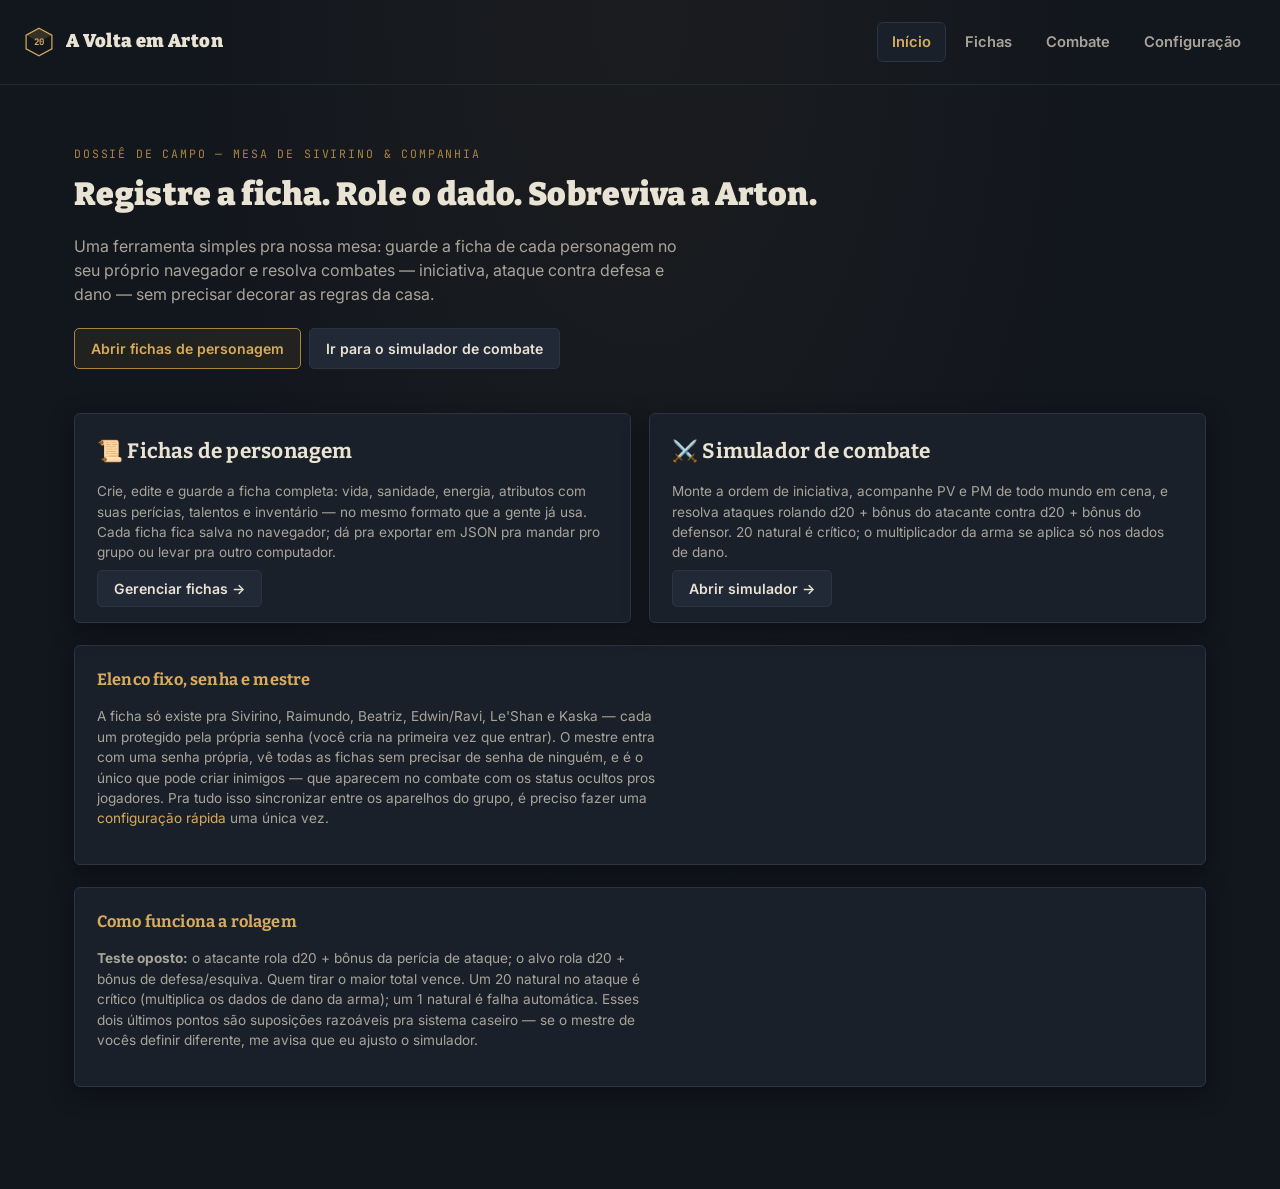
<file: index.html>
<!doctype html>
<html lang="pt-br">
<head>
<meta charset="UTF-8">
<meta name="viewport" content="width=device-width, initial-scale=1.0">
<title>A Volta em Arton — Dossiê de Campo</title>
<link rel="stylesheet" href="css/style.css">
</head>
<body>

<header class="topbar">
  <div class="brand">
    <svg class="sigil" viewBox="0 0 100 100" fill="none">
      <polygon points="50,4 93,27 93,73 50,96 7,73 7,27" stroke="#d6ab5e" stroke-width="4"/>
      <polygon points="50,4 93,27 50,50 7,27" fill="#d6ab5e" opacity=".18"/>
      <text x="50" y="60" text-anchor="middle" font-family="JetBrains Mono" font-size="30" fill="#d6ab5e" font-weight="700">20</text>
    </svg>
    A Volta em Arton
  </div>
  <nav>
    <a href="index.html" class="active">Início</a>
    <a href="ficha.html">Fichas</a>
    <a href="combate.html">Combate</a>
    <a href="setup.html">Configuração</a>
  </nav>
</header>

<div class="shell">

  <section style="padding: 24px 0 44px;">
    <span class="eyebrow">Dossiê de campo — mesa de Sivirino &amp; companhia</span>
    <h1>Registre a ficha. Role o dado. Sobreviva a Arton.</h1>
    <p class="lede">
      Uma ferramenta simples pra nossa mesa: guarde a ficha de cada personagem no seu
      próprio navegador e resolva combates — iniciativa, ataque contra defesa e dano —
      sem precisar decorar as regras da casa.
    </p>
    <div class="btn-row" style="margin-top:22px;">
      <a class="btn btn-brass" href="ficha.html">Abrir fichas de personagem</a>
      <a class="btn" href="combate.html">Ir para o simulador de combate</a>
    </div>
  </section>

  <div class="grid grid-2">
    <div class="panel">
      <h2>📜 Fichas de personagem</h2>
      <p class="lede small">
        Crie, edite e guarde a ficha completa: vida, sanidade, energia, atributos com
        suas perícias, talentos e inventário — no mesmo formato que a gente já usa.
        Cada ficha fica salva no navegador; dá pra exportar em JSON pra mandar pro grupo
        ou levar pra outro computador.
      </p>
      <a class="btn" href="ficha.html">Gerenciar fichas →</a>
    </div>
    <div class="panel">
      <h2>⚔️ Simulador de combate</h2>
      <p class="lede small">
        Monte a ordem de iniciativa, acompanhe PV e PM de todo mundo em cena, e resolva
        ataques rolando d20 + bônus do atacante contra d20 + bônus do defensor. 20 natural
        é crítico; o multiplicador da arma se aplica só nos dados de dano.
      </p>
      <a class="btn" href="combate.html">Abrir simulador →</a>
    </div>
  </div>

  <div class="panel">
    <h3>Elenco fixo, senha e mestre</h3>
    <p class="lede small">
      A ficha só existe pra Sivirino, Raimundo, Beatriz, Edwin/Ravi, Le'Shan e Kaska —
      cada um protegido pela própria senha (você cria na primeira vez que entrar).
      O mestre entra com uma senha própria, vê todas as fichas sem precisar de senha
      de ninguém, e é o único que pode criar inimigos — que aparecem no combate com
      os status ocultos pros jogadores. Pra tudo isso sincronizar entre os aparelhos
      do grupo, é preciso fazer uma <a href="setup.html">configuração rápida</a> uma
      única vez.
    </p>
  </div>

  <div class="panel">
    <h3>Como funciona a rolagem</h3>
    <p class="lede small">
      <strong>Teste oposto:</strong> o atacante rola d20 + bônus da perícia de ataque; o
      alvo rola d20 + bônus de defesa/esquiva. Quem tirar o maior total vence. Um 20 natural
      no ataque é crítico (multiplica os dados de dano da arma); um 1 natural é falha
      automática. Esses dois últimos pontos são suposições razoáveis pra sistema caseiro —
      se o mestre de vocês definir diferente, me avisa que eu ajusto o simulador.
    </p>
  </div>

</div>

</body>
</html>
</file>
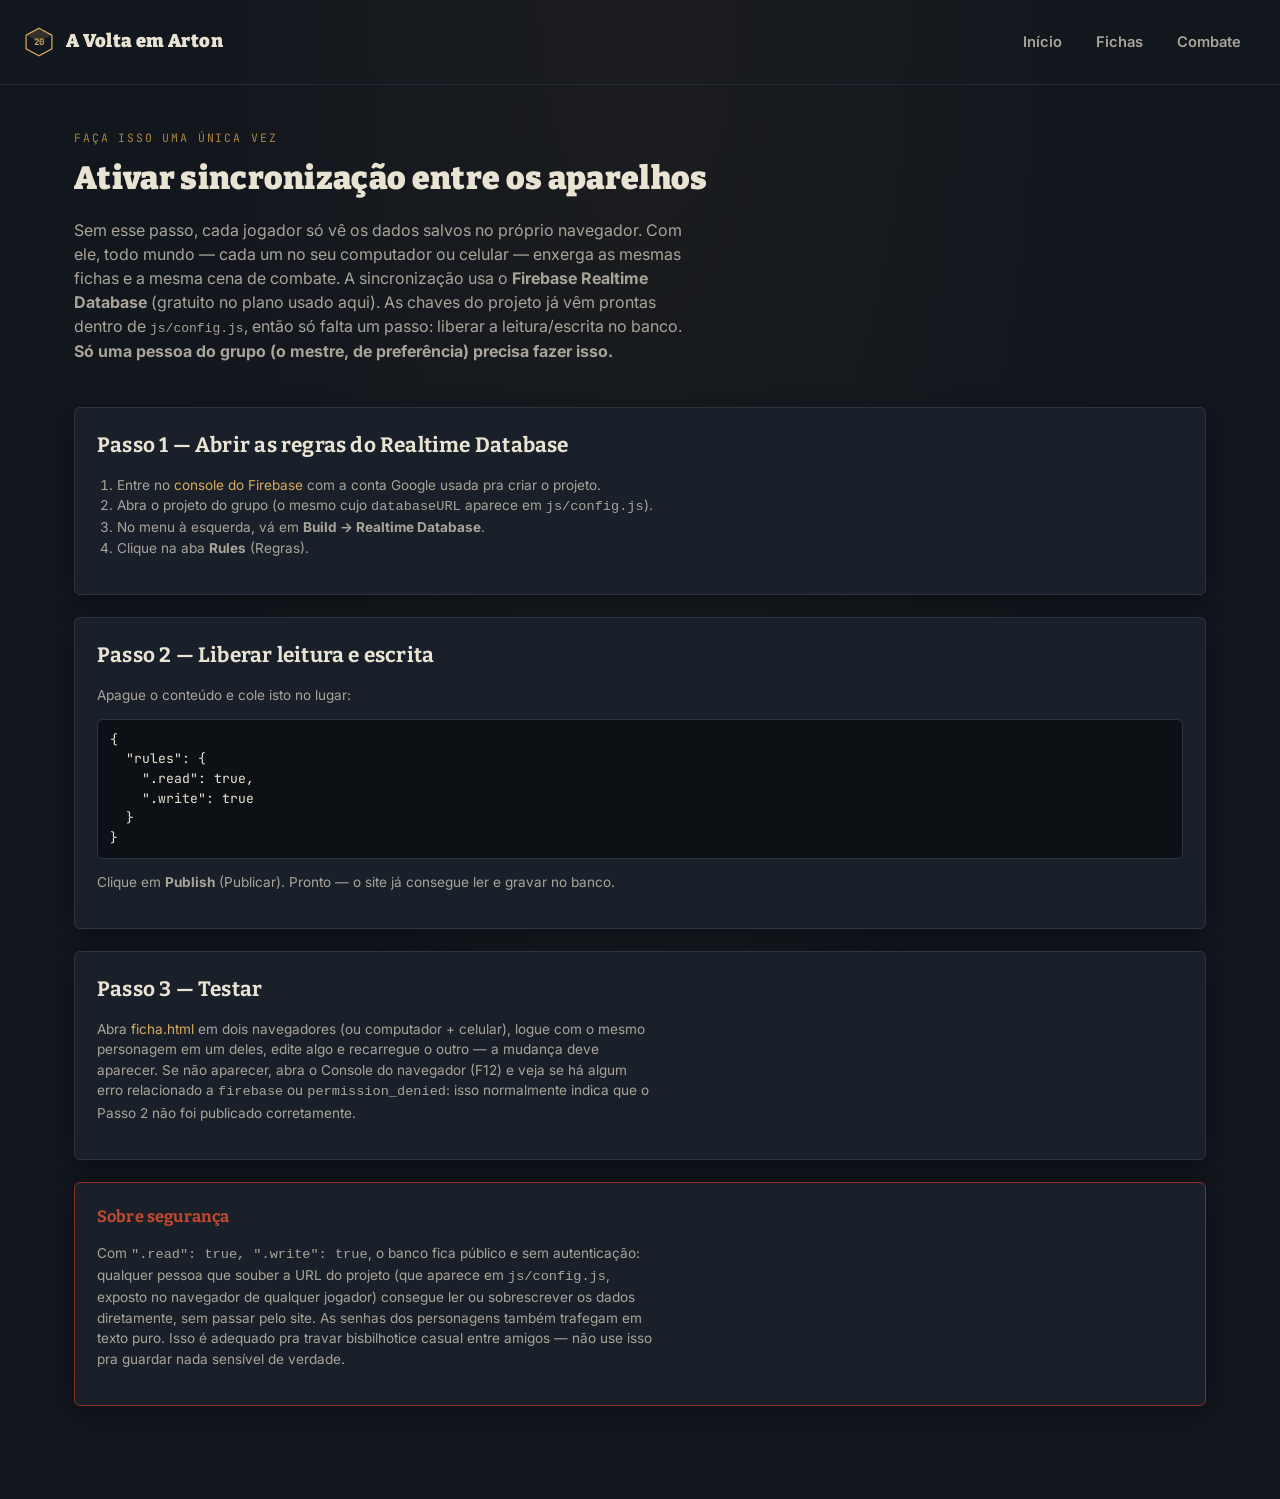
<file: setup.html>
<!doctype html>
<html lang="pt-br">
<head>
<meta charset="UTF-8">
<meta name="viewport" content="width=device-width, initial-scale=1.0">
<title>Configuração — A Volta em Arton</title>
<link rel="stylesheet" href="css/style.css">
</head>
<body>

<header class="topbar">
  <div class="brand">
    <svg class="sigil" viewBox="0 0 100 100" fill="none">
      <polygon points="50,4 93,27 93,73 50,96 7,73 7,27" stroke="#d6ab5e" stroke-width="4"/>
      <polygon points="50,4 93,27 50,50 7,27" fill="#d6ab5e" opacity=".18"/>
      <text x="50" y="60" text-anchor="middle" font-family="JetBrains Mono" font-size="30" fill="#d6ab5e" font-weight="700">20</text>
    </svg>
    A Volta em Arton
  </div>
  <nav>
    <a href="index.html">Início</a>
    <a href="ficha.html">Fichas</a>
    <a href="combate.html">Combate</a>
  </nav>
</header>

<div class="shell">

  <section style="padding: 8px 0 28px;">
    <span class="eyebrow">Faça isso uma única vez</span>
    <h1>Ativar sincronização entre os aparelhos</h1>
    <p class="lede">
      Sem esse passo, cada jogador só vê os dados salvos no próprio navegador.
      Com ele, todo mundo — cada um no seu computador ou celular — enxerga as
      mesmas fichas e a mesma cena de combate. A sincronização usa o
      <strong>Firebase Realtime Database</strong> (gratuito no plano usado
      aqui). As chaves do projeto já vêm prontas dentro de <code>js/config.js</code>,
      então só falta um passo: liberar a leitura/escrita no banco.
      <strong>Só uma pessoa do grupo (o mestre, de preferência) precisa fazer isso.</strong>
    </p>
  </section>

  <div class="panel">
    <h2>Passo 1 — Abrir as regras do Realtime Database</h2>
    <ol class="lede small" style="padding-left:20px;">
      <li>Entre no <a href="https://console.firebase.google.com" target="_blank" rel="noopener">console do Firebase</a> com a conta Google usada pra criar o projeto.</li>
      <li>Abra o projeto do grupo (o mesmo cujo <code>databaseURL</code> aparece em <code>js/config.js</code>).</li>
      <li>No menu à esquerda, vá em <strong>Build → Realtime Database</strong>.</li>
      <li>Clique na aba <strong>Rules</strong> (Regras).</li>
    </ol>
  </div>

  <div class="panel">
    <h2>Passo 2 — Liberar leitura e escrita</h2>
    <p class="lede small">Apague o conteúdo e cole isto no lugar:</p>
    <pre style="background:var(--bg-inset);border:1px solid var(--line);border-radius:6px;padding:10px 12px;overflow-x:auto;font-family:var(--font-mono);font-size:.82rem;">{
  "rules": {
    ".read": true,
    ".write": true
  }
}</pre>
    <p class="lede small">Clique em <strong>Publish</strong> (Publicar). Pronto — o site já consegue ler e gravar no banco.</p>
  </div>

  <div class="panel">
    <h2>Passo 3 — Testar</h2>
    <p class="lede small">
      Abra <a href="ficha.html">ficha.html</a> em dois navegadores (ou computador +
      celular), logue com o mesmo personagem em um deles, edite algo e recarregue
      o outro — a mudança deve aparecer. Se não aparecer, abra o Console do
      navegador (F12) e veja se há algum erro relacionado a <code>firebase</code>
      ou <code>permission_denied</code>: isso normalmente indica que o Passo 2
      não foi publicado corretamente.
    </p>
  </div>

  <div class="panel" style="border-color:var(--blood);">
    <h3 style="color:var(--blood-bright);">Sobre segurança</h3>
    <p class="lede small">
      Com <code>".read": true, ".write": true</code>, o banco fica público e
      sem autenticação: qualquer pessoa que souber a URL do projeto (que
      aparece em <code>js/config.js</code>, exposto no navegador de qualquer
      jogador) consegue ler ou sobrescrever os dados diretamente, sem passar
      pelo site. As senhas dos personagens também trafegam em texto puro.
      Isso é adequado pra travar bisbilhotice casual entre amigos — não use
      isso pra guardar nada sensível de verdade.
    </p>
  </div>

</div>

</body>
</html>
</file>
<file: css/style.css>
/* ===========================================================
   A VOLTA EM ARTON — dossiê de campo
   Tokens: tinta-de-ferro (bg), latão envelhecido (brass), sangue seco (blood)
=========================================================== */

@import url('https://fonts.googleapis.com/css2?family=Bitter:wght@500;700;900&family=Inter:wght@400;500;600;700&family=JetBrains+Mono:wght@400;500;700&display=swap');

:root{
  --bg:            #12161d;
  --bg-panel:      #1a2029;
  --bg-panel-2:    #212836;
  --bg-inset:      #0d1015;
  --line:          #2c3442;
  --line-soft:     #232a36;

  --ink:           #e9e3d3;
  --ink-dim:       #a9a49a;
  --ink-mute:      #767e8c;

  --blood:         #8c3226;
  --blood-bright:  #c2492f;
  --blood-glow:    rgba(194,73,47,.35);

  --brass:         #a9843f;
  --brass-bright:  #d6ab5e;
  --brass-glow:    rgba(214,171,94,.35);

  --sage:          #59795f;
  --sage-bright:   #7ba07f;

  --font-display: 'Bitter', serif;
  --font-body:    'Inter', system-ui, sans-serif;
  --font-mono:    'JetBrains Mono', 'Courier New', monospace;

  --radius: 6px;
  --shadow-panel: 0 6px 24px rgba(0,0,0,.35);
}

*{ box-sizing: border-box; }
html,body{ margin:0; padding:0; }

body{
  background:
    radial-gradient(ellipse at top, rgba(169,132,63,.06), transparent 55%),
    var(--bg);
  color: var(--ink);
  font-family: var(--font-body);
  line-height: 1.5;
  min-height: 100vh;
}

a{ color: var(--brass-bright); text-decoration: none; }
a:hover{ text-decoration: underline; }

::selection{ background: var(--blood); color: var(--ink); }

::-webkit-scrollbar{ width: 10px; height: 10px; }
::-webkit-scrollbar-track{ background: var(--bg-inset); }
::-webkit-scrollbar-thumb{ background: var(--line); border-radius: 8px; }
::-webkit-scrollbar-thumb:hover{ background: var(--brass); }

:focus-visible{
  outline: 2px solid var(--brass-bright);
  outline-offset: 2px;
}

/* ---------- layout shell ---------- */

.shell{
  max-width: 1180px;
  margin: 0 auto;
  padding: 0 24px 80px;
}

.topbar{
  display:flex; align-items:center; justify-content:space-between;
  gap: 16px;
  padding: 22px 24px;
  border-bottom: 1px solid var(--line-soft);
  margin-bottom: 36px;
}
.topbar .brand{
  display:flex; align-items:center; gap:12px;
  font-family: var(--font-display);
  font-weight: 900;
  font-size: 1.15rem;
  letter-spacing: .02em;
  color: var(--ink);
}
.brand .sigil{
  width: 30px; height: 30px;
  flex: none;
}
.topbar nav{
  display:flex; gap: 4px;
}
.topbar nav a{
  color: var(--ink-dim);
  font-size: .92rem;
  font-weight: 600;
  padding: 8px 14px;
  border-radius: var(--radius);
  border: 1px solid transparent;
}
.topbar nav a:hover{ color: var(--ink); text-decoration:none; background: var(--bg-panel); }
.topbar nav a.active{
  color: var(--brass-bright);
  border-color: var(--line);
  background: var(--bg-panel);
}

h1,h2,h3{
  font-family: var(--font-display);
  color: var(--ink);
  margin: 0 0 .4em;
  letter-spacing: .01em;
}
h1{ font-weight:900; font-size: 2rem; }
h2{ font-weight:700; font-size: 1.3rem; }
h3{ font-weight:700; font-size: 1.02rem; color: var(--brass-bright); }

.eyebrow{
  font-family: var(--font-mono);
  text-transform: uppercase;
  letter-spacing: .16em;
  font-size: .72rem;
  color: var(--brass);
  margin-bottom: 8px;
  display:block;
}

.lede{ color: var(--ink-dim); max-width: 62ch; }

/* ---------- panels / cards ---------- */

.panel{
  background: var(--bg-panel);
  border: 1px solid var(--line);
  border-radius: var(--radius);
  box-shadow: var(--shadow-panel);
  padding: 22px;
  margin-bottom: 22px;
}
.panel + .panel{ margin-top: 0; }

.panel-head{
  display:flex; align-items:baseline; justify-content:space-between;
  gap: 12px;
  margin-bottom: 14px;
  padding-bottom: 12px;
  border-bottom: 1px dashed var(--line);
}

.grid{ display:grid; gap: 18px; }
.grid-2{ grid-template-columns: repeat(2, 1fr); }
.grid-3{ grid-template-columns: repeat(3, 1fr); }
.grid-4{ grid-template-columns: repeat(4, 1fr); }
@media (max-width: 860px){
  .grid-2,.grid-3,.grid-4{ grid-template-columns: 1fr 1fr; }
}
@media (max-width: 560px){
  .grid-2,.grid-3,.grid-4{ grid-template-columns: 1fr; }
}

/* ---------- forms ---------- */

label{
  display:block;
  font-size: .74rem;
  text-transform: uppercase;
  letter-spacing: .08em;
  color: var(--ink-mute);
  margin-bottom: 5px;
  font-weight: 600;
}

input[type=text], input[type=number], textarea, select{
  width: 100%;
  background: var(--bg-inset);
  border: 1px solid var(--line);
  color: var(--ink);
  font-family: var(--font-body);
  font-size: .94rem;
  padding: 9px 11px;
  border-radius: 4px;
  transition: border-color .15s;
}
input[type=text]:focus, input[type=number]:focus, textarea:focus, select:focus{
  border-color: var(--brass);
}
textarea{ resize: vertical; min-height: 70px; font-family: var(--font-body); }

.field{ margin-bottom: 12px; }
.field-inline{ display:flex; gap: 10px; align-items:flex-end; }
.field-inline > *{ flex:1; }

.num-mono{ font-family: var(--font-mono); }

/* ---------- buttons ---------- */

button, .btn{
  font-family: var(--font-body);
  font-weight: 600;
  font-size: .88rem;
  border-radius: 5px;
  border: 1px solid var(--line);
  background: var(--bg-panel-2);
  color: var(--ink);
  padding: 9px 16px;
  cursor: pointer;
  transition: transform .08s ease, border-color .15s, background .15s;
}
button:hover, .btn:hover{ border-color: var(--brass); background: #263041; }
button:active, .btn:active{ transform: translateY(1px); }

.btn-brass{ border-color: var(--brass); color: var(--brass-bright); background: rgba(169,132,63,.1); }
.btn-brass:hover{ background: rgba(169,132,63,.2); }

.btn-blood{ border-color: var(--blood); color: #e6a292; background: rgba(140,50,38,.12); }
.btn-blood:hover{ background: rgba(140,50,38,.24); }

.btn-ghost{ background: transparent; border-color: transparent; color: var(--ink-mute); }
.btn-ghost:hover{ background: var(--bg-panel-2); color: var(--ink); }

.btn-sm{ padding: 5px 10px; font-size: .78rem; }

.btn-row{ display:flex; gap:8px; flex-wrap:wrap; align-items:center; }

/* ---------- signature: d20 roll button ---------- */

.d20-btn{
  --size: 74px;
  width: var(--size); height: var(--size);
  position: relative;
  display:flex; align-items:center; justify-content:center;
  background: linear-gradient(155deg, #232b37, #171c24);
  clip-path: polygon(50% 0%, 95% 25%, 95% 75%, 50% 100%, 5% 75%, 5% 25%);
  border: 1px solid var(--brass);
  color: var(--brass-bright);
  font-family: var(--font-mono);
  font-weight: 700;
  font-size: 1.4rem;
  cursor: pointer;
  transition: filter .15s, transform .15s;
  flex: none;
}
.d20-btn:hover{ filter: brightness(1.2); }
.d20-btn:active{ transform: scale(.96); }
.d20-btn.rolling{ animation: d20spin .5s ease-out; }
.d20-btn.crit{ border-color: var(--brass-bright); box-shadow: 0 0 22px var(--brass-glow); color: var(--brass-bright); }
.d20-btn.fail{ border-color: var(--blood); box-shadow: 0 0 22px var(--blood-glow); color: #c98d80; filter: saturate(.6); }

@keyframes d20spin{
  0%{ transform: rotate(0deg) scale(1); }
  40%{ transform: rotate(220deg) scale(1.08); }
  100%{ transform: rotate(360deg) scale(1); }
}

/* ---------- gauge bars (vida / energia / sanidade) ---------- */

.gauge{
  --pct: 100%;
  height: 14px;
  border-radius: 3px;
  background: var(--bg-inset);
  border: 1px solid var(--line);
  position: relative;
  overflow: hidden;
}
.gauge::before{
  content:'';
  position:absolute; inset:0;
  width: var(--pct);
  background: linear-gradient(90deg, var(--bar-a, var(--blood)), var(--bar-b, var(--blood-bright)));
  transition: width .25s ease;
}
.gauge::after{
  content:'';
  position:absolute; inset:0;
  background-image: repeating-linear-gradient(90deg, transparent 0 9%, rgba(0,0,0,.35) 9% 10%);
  opacity:.5;
}
.gauge.pm{ --bar-a: #3f5a75; --bar-b: var(--sage-bright); }
.gauge.san{ --bar-a: #4a3f6b; --bar-b: #8a7bc4; }

.gauge-row{ display:flex; align-items:center; gap:10px; }
.gauge-row .gauge{ flex:1; }
.gauge-label{
  font-family: var(--font-mono); font-size: .82rem; color: var(--ink-dim);
  white-space:nowrap;
}

/* ---------- attribute / skill card ---------- */

.attr-card{
  background: var(--bg-inset);
  border: 1px solid var(--line);
  border-radius: var(--radius);
  padding: 14px 16px;
}
.attr-card-head{
  display:flex; align-items:center; justify-content:space-between;
  margin-bottom: 10px;
}
.attr-name{
  font-family: var(--font-mono);
  font-size: .78rem;
  text-transform: uppercase;
  letter-spacing: .1em;
  color: var(--brass-bright);
}
.attr-mod{
  font-family: var(--font-mono);
  font-weight:700;
  font-size: 1.1rem;
  color: var(--ink);
  background: var(--bg-panel-2);
  border: 1px solid var(--line);
  border-radius: 4px;
  width: 40px; text-align:center;
  padding: 2px 0;
}
.skill-row{
  display:grid;
  grid-template-columns: 1fr 56px 56px 46px 76px auto;
  gap: 6px;
  align-items:center;
  margin-bottom: 6px;
}
.skill-row input{ padding: 6px 8px; font-size: .84rem; }
.skill-total{
  font-family: var(--font-mono); font-weight:700; text-align:center;
  color: var(--brass-bright);
  background: var(--bg-panel-2);
  border-radius:4px; border:1px solid var(--line);
  padding: 6px 0;
}

/* ---------- vantagens (contador de vantagem em perícia/atributo) ---------- */

.vantagem-widget{
  display:flex; align-items:center; justify-content:center;
  gap: 4px;
}
.vantagem-btn{
  width: 20px; height: 20px; flex: none;
  display:flex; align-items:center; justify-content:center;
  border: 1px solid rgba(90,168,110,.5);
  background: rgba(90,168,110,.12);
  color: #7cd996;
  border-radius: 4px;
  font-family: var(--font-mono); font-weight:700; font-size:.82rem;
  cursor: pointer; line-height:1; padding:0;
}
.vantagem-btn:hover{ background: rgba(90,168,110,.24); }
.vantagem-count{
  min-width: 20px; text-align:center;
  font-family: var(--font-mono); font-weight:700; font-size:.82rem;
  color: #0e1712;
  background: #5aa86e;
  border-radius: 4px;
  padding: 3px 6px;
}

/* ---------- generic list rows (talentos / inventário) ---------- */

.list-row{
  background: var(--bg-inset);
  border: 1px solid var(--line);
  border-radius: var(--radius);
  padding: 12px 14px;
  margin-bottom: 10px;
}
.list-row-head{
  display:flex; gap:10px; margin-bottom: 8px;
}
.list-row-head input{ flex:1; }
.list-row-head input.qtd{ flex: 0 0 70px; }

/* ---------- table (combat tracker) ---------- */

table.tracker{
  width:100%; border-collapse: collapse; font-size:.9rem;
}
table.tracker th{
  text-align:left; font-family: var(--font-mono); font-size:.7rem;
  text-transform:uppercase; letter-spacing:.08em; color: var(--ink-mute);
  padding: 6px 8px; border-bottom: 1px solid var(--line);
}
table.tracker td{
  padding: 8px; border-bottom: 1px solid var(--line-soft);
  vertical-align:middle;
}
table.tracker tr.active-turn td{
  background: rgba(214,171,94,.08);
  box-shadow: inset 3px 0 0 var(--brass-bright);
}
table.tracker input{ padding:5px 7px; font-size:.85rem; }
table.tracker input.small{ width: 56px; }

/* ---------- log ---------- */

.log{
  background: var(--bg-inset);
  border: 1px solid var(--line);
  border-radius: var(--radius);
  max-height: 320px;
  overflow-y: auto;
  padding: 6px 0;
}
.log-entry{
  padding: 10px 16px;
  border-bottom: 1px dashed var(--line-soft);
  font-size: .87rem;
}
.log-entry:last-child{ border-bottom:none; }
.log-entry .tag{
  font-family: var(--font-mono); font-size:.68rem; text-transform:uppercase;
  letter-spacing:.06em; padding: 2px 6px; border-radius:3px; margin-right:8px;
}
.tag-hit{ background: rgba(89,121,95,.25); color: var(--sage-bright); }
.tag-miss{ background: rgba(140,50,38,.25); color: #d99f8f; }
.tag-crit{ background: rgba(214,171,94,.25); color: var(--brass-bright); }

.log-empty{ padding: 24px; text-align:center; color: var(--ink-mute); font-size:.88rem; }

/* ---------- card grid for saved sheets ---------- */

.ficha-card{
  background: var(--bg-panel-2);
  border: 1px solid var(--line);
  border-radius: var(--radius);
  padding: 16px 18px;
  display:flex; flex-direction:column; gap:10px;
}
.ficha-card h3{ margin:0; }
.ficha-card .meta{ font-size:.82rem; color: var(--ink-dim); font-family: var(--font-mono); }

/* ---------- misc ---------- */

.hr{ border:none; border-top:1px dashed var(--line); margin: 20px 0; }
.muted{ color: var(--ink-mute); }
.right{ text-align:right; }
.center{ text-align:center; }
.hidden{ display:none !important; }
.small{ font-size:.85rem; }

.empty-state{
  padding: 40px 20px;
  text-align:center;
  color: var(--ink-mute);
  border: 1px dashed var(--line);
  border-radius: var(--radius);
}

/* ---------- combatant cards (iniciativa / HUD bars) ---------- */

.combatant-card{
  background: var(--bg-panel-2);
  border: 1px solid var(--line);
  border-left: 6px solid var(--card-accent, var(--brass));
  border-radius: var(--radius);
  padding: 14px 16px;
  margin-bottom: 12px;
}
.combatant-head{
  display:flex; align-items:center; justify-content:space-between;
  gap: 10px; margin-bottom: 12px; flex-wrap: wrap;
}
.combatant-head-left{ display:flex; align-items:center; gap:10px; flex-wrap:wrap; }
.combatant-head input[type=text]{
  font-family: var(--font-display); font-weight: 700; font-size: 1.05rem;
  background: transparent; border: none; color: var(--ink); padding: 0; max-width: 220px;
}
.iniciativa-badge{
  font-family: var(--font-mono); background: var(--bg-inset); border: 1px solid var(--line);
  border-radius: 4px; padding: 4px 10px; color: var(--brass-bright); font-weight: 700; font-size: .82rem;
  display:flex; align-items:center; gap:6px;
}
.iniciativa-badge input{ width: 40px; padding: 2px 4px; font-size: .78rem; background:transparent; border:1px solid var(--line); }
.tipo-tag{ font-family: var(--font-mono); font-size:.68rem; text-transform:uppercase; letter-spacing:.06em; color: var(--ink-mute); }

.hud-row{ display:flex; align-items:center; gap:10px; margin-bottom: 8px; }
.hud-row:last-child{ margin-bottom: 0; }
.hud-label{ font-family: var(--font-mono); font-size:.66rem; text-transform:uppercase; letter-spacing:.08em; width:32px; flex:none; color: var(--ink-mute); }
.hud-bar-wrap{ position: relative; flex: 1; }
.hud-bar-wrap .gauge{ height: 20px; }
.hud-value{
  position:absolute; inset:0; display:flex; align-items:center; justify-content:center;
  font-family: var(--font-mono); font-size:.72rem; font-weight:700; color: var(--ink);
  text-shadow: 0 1px 3px rgba(0,0,0,.7); pointer-events:none;
}
.hud-edit{ display:flex; gap:4px; flex:none; align-items:center; }
.hud-edit input{ width: 44px; padding: 4px 5px; font-size:.76rem; }

.gauge.hp{ --bar-a:#7a2420; --bar-b:#c2492f; }
.gauge.pm{ --bar-a:#28425c; --bar-b:#4d7aa8; }
.gauge.san{ --bar-a:#3d2f5c; --bar-b:#8a6fc9; }

/* ---------- palco de dados (teste compartilhado) ---------- */

.dice-stage{ text-align:center; padding: 6px 4px 4px; }
.dice-stage-heading{ font-family: var(--font-mono); font-size:.82rem; color: var(--ink-dim); min-height: 1.3em; margin-bottom: 6px; }
.dice-row{ display:flex; gap:14px; justify-content:center; flex-wrap:wrap; margin: 14px 0; }
.die-face{
  width:58px; height:58px;
  clip-path: polygon(50% 0%, 95% 25%, 95% 75%, 50% 100%, 5% 75%, 5% 25%);
  background: linear-gradient(155deg, #232b37, #171c24);
  border: 1px solid var(--line);
  display:flex; align-items:center; justify-content:center;
  font-family: var(--font-mono); font-weight:700; font-size:1.2rem; color: var(--ink-dim);
  transition: border-color .3s, color .3s, box-shadow .3s, opacity .3s;
}
.die-face.rolling{ animation: d20spin .6s ease-out; }
.die-face.chosen{ border-color: var(--brass-bright); color: var(--brass-bright); box-shadow: 0 0 16px var(--brass-glow); }
.die-face.chosen.crit{ box-shadow: 0 0 26px var(--brass-glow); }
.die-face.chosen.fumble{ border-color: var(--blood); color:#e6a292; box-shadow: 0 0 26px var(--blood-glow); }
.die-face.unchosen{ opacity: .45; }

.teste-total{ font-family: var(--font-mono); font-size: 2.1rem; font-weight:700; color: var(--brass-bright); margin-top: 4px; }
.teste-banner{
  margin-top: 14px; padding: 14px 20px; border-radius: 6px;
  font-family: var(--font-display); font-weight: 700; font-size: 1.15rem;
}
.teste-banner.crit{ background: rgba(214,171,94,.12); border: 1px solid var(--brass); color: var(--brass-bright); }
.teste-banner.fumble{ background: rgba(140,50,38,.14); border: 1px solid var(--blood); color: #e6a292; }

.tag-neutro{ background: rgba(139,147,161,.18); color: var(--ink-dim); }

@media (prefers-reduced-motion: reduce){
  .die-face, .die-face.rolling, .d20-btn, .d20-btn.rolling{ animation:none !important; transition:none !important; }
}
</file>
